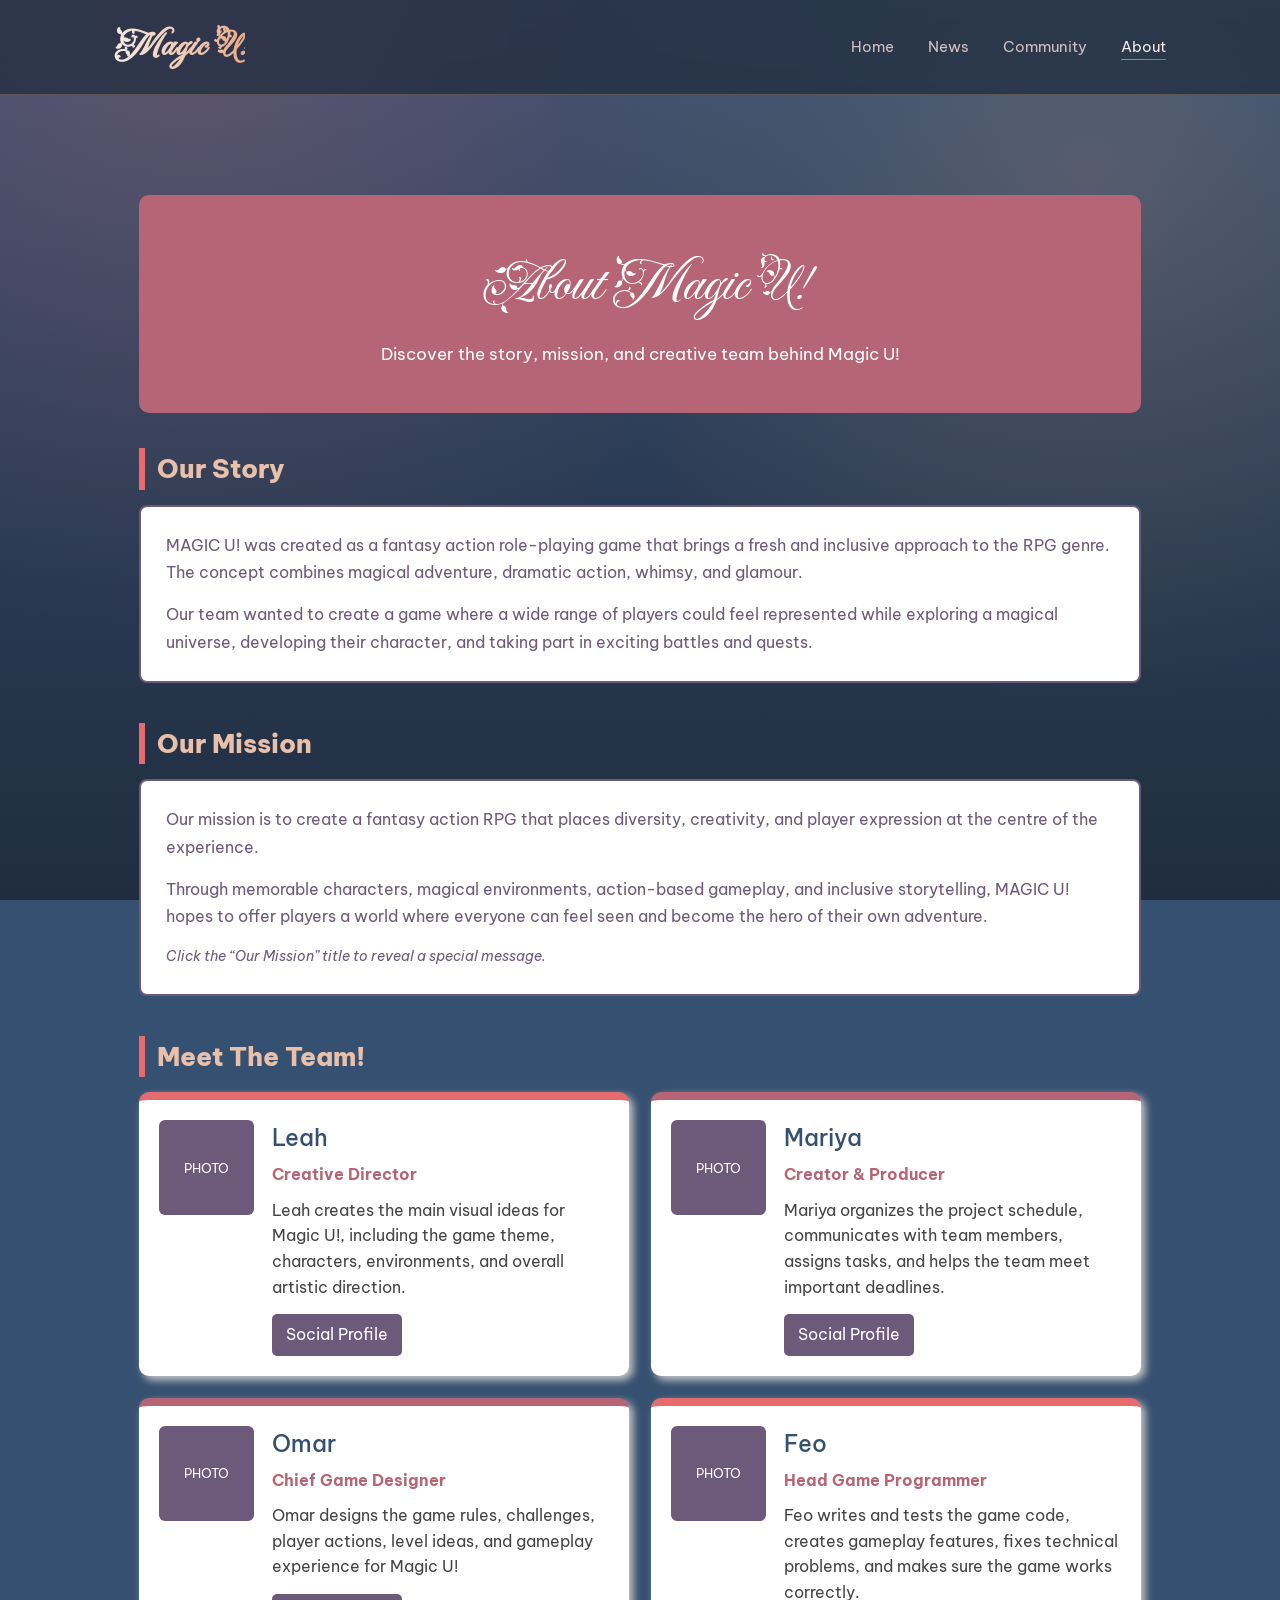
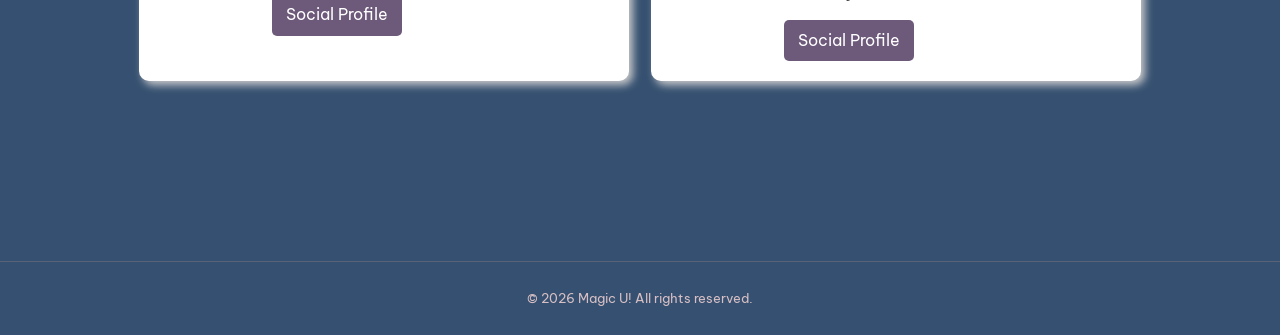
<file: aboutus.html>
<!DOCTYPE html>
<html lang="en">

<head>
    <meta charset="UTF-8">

    <meta name="viewport" content="width=device-width, initial-scale=1.0">
    <link rel="preconnect" href="https://fonts.googleapis.com">
    <link rel="preconnect" href="https://fonts.gstatic.com" crossorigin>
    <link href="https://fonts.googleapis.com/css2?family=Be+Vietnam+Pro:ital,wght@0,100;0,200;0,300;0,400;0,500;0,600;0,700;0,800;0,900;1,100;1,200;1,300;1,400;1,500;1,600;1,700;1,800;1,900&family=Fleur+De+Leah&display=swap" rel="stylesheet">
    <title>About Us: Magic U!</title>

    <link rel="stylesheet" href="MagicU.css">
</head>


  <header class="site-header">
    <div class="nav-wrap">
      <a href="index.html" class="logo">Magic U!</a>
      <nav class="main-nav">
        <a href="index.html">Home</a>
        <a href="news.html">News</a>
        <a href="community.html">Community</a>
        <a href="aboutus.html" class="active">About</a>
      </nav>
    </div>
  </header>
<body>

    <main class="page-container">

        <!-- Page Heading -->
        <section class="page-heading">

            <h1>About Magic U!</h1>

            <p>
                Discover the story, mission, and creative team behind Magic U!
            </p>

        </section>


        <!-- Our Story -->
        <section class="about-section">

    <h2>Our Story</h2>

    <div class="information-box">

        <p>
            MAGIC U! was created as a fantasy action role-playing game that
            brings a fresh and inclusive approach to the RPG genre. The concept combines magical adventure, dramatic action, whimsy,
            and glamour. 
        </p>

        <p>
            Our team wanted to create a game where a wide range of players
            could feel represented while exploring a magical universe,
            developing their character, and taking part in exciting battles
            and quests.
        </p>

    </div>

</section>


<!-- Our Mission -->
<section class="about-section" id="mission">

    <h2 id="missionTitle">Our Mission</h2>

    <div class="information-box">

        <p>
            Our mission is to create a fantasy action RPG that places diversity,
            creativity, and player expression at the centre of the experience.
        </p>

        <p>
            Through memorable characters, magical environments, action-based
            gameplay, and inclusive storytelling, MAGIC U! hopes to offer
            players a world where everyone can feel seen and become the hero
            of their own adventure.
        </p>

        <p class="click-message">
            Click the “Our Mission” title to reveal a special message.
        </p>

    </div>

</section>


        <!-- Meet the Team -->
        <section class="about-section">

            <h2>Meet The Team!</h2>

            <div class="team-container">

                <!-- Leah -->
                <article class="team-card leah-card">

                    <div class="team-photo">
                        PHOTO
                    </div>

                    <div class="team-information">

                        <h3>Leah</h3>

                        <h4>Creative Director</h4>

                        <p>
                            Leah creates the main visual ideas for Magic U!,
                            including the game theme, characters, environments,
                            and overall artistic direction.
                        </p>

                        <div class="social-links">
                            <a
                                href="https://imgur.com/a/dIdM6A6"
                                target="_blank"
                            >
                                Social Profile
                            </a>
                        </div>

                    </div>

                </article>


                <!-- Mariya -->
                <article class="team-card mariya-card">

                    <div class="team-photo">
                        PHOTO
                    </div>

                    <div class="team-information">

                        <h3>Mariya</h3>

                        <h4>Creator & Producer</h4>

                        <p>
                            Mariya organizes the project schedule, communicates
                            with team members, assigns tasks, and helps the team
                            meet important deadlines.
                        </p>

                        <div class="social-links">
                            <a
                                href="https://imgur.com/a/dIdM6A6"
                                target="_blank"
                            >
                                Social Profile
                            </a>
                        </div>

                    </div>

                </article>


                <!-- Omar -->
                <article class="team-card omar-card">

                    <div class="team-photo">
                        PHOTO
                    </div>

                    <div class="team-information">

                        <h3>Omar</h3>

                        <h4>Chief Game Designer</h4>

                        <p>
                            Omar designs the game rules, challenges, player
                            actions, level ideas, and gameplay experience for
                            Magic U!
                        </p>

                        <div class="social-links">
                            <a
                                href="https://imgur.com/a/dIdM6A6"
                                target="_blank"
                            >
                                Social Profile
                            </a>
                        </div>

                    </div>

                </article>


                <!-- Feo -->
                <article class="team-card feo-card">

                    <div class="team-photo">
                        PHOTO
                    </div>

                    <div class="team-information">

                        <h3>Feo</h3>

                        <h4>Head Game Programmer</h4>

                        <p>
                            Feo writes and tests the game code, creates gameplay
                            features, fixes technical problems, and makes sure
                            the game works correctly.
                        </p>

                        <div class="social-links">
                            <a
                                href="https://imgur.com/a/dIdM6A6"
                                target="_blank"
                            >
                                Social Profile
                            </a>
                        </div>

                    </div>

                </article>

            </div>

        </section>

    </main>


    <footer class="site-footer">

        <p>
            &copy; 2026 Magic U! All rights reserved.
        </p>

    </footer>

    <script>

    var missionTitle = document.querySelector("#missionTitle");

    missionTitle.addEventListener("click", showMissionMessage);

    function showMissionMessage()
    {
        alert("BOO!");
    }

    </script>

</body>

</html>
</file>
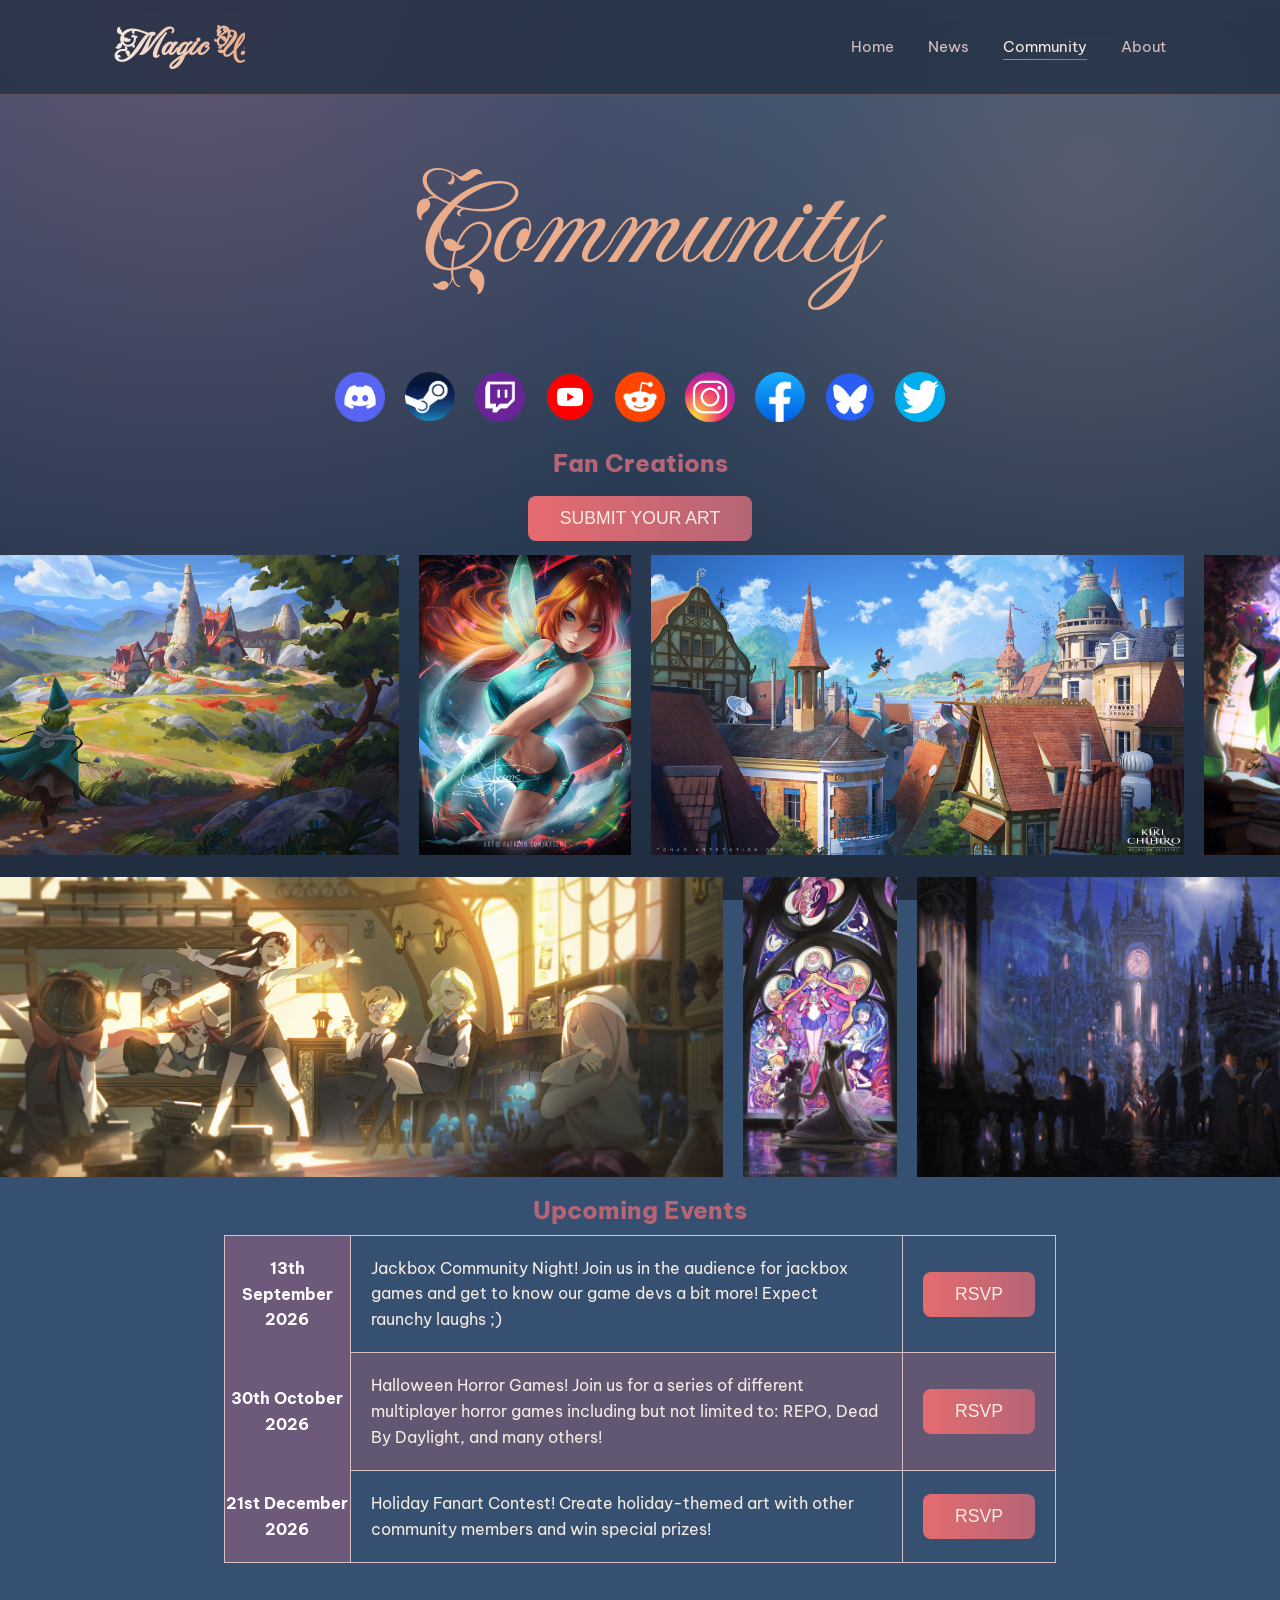
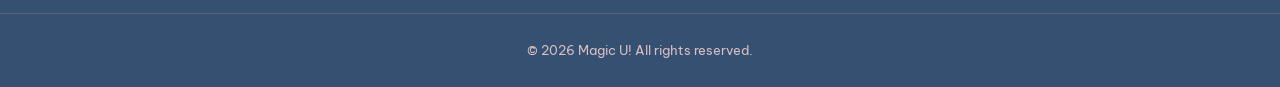
<file: community.html>
<!DOCTYPE html>
<html lang="en">
<head>
    <meta charset="UTF-8">
    <meta name="viewport" content="width=device-width, initial-scale=1.0">
    <link rel="preconnect" href="https://fonts.googleapis.com">
    <link rel="preconnect" href="https://fonts.gstatic.com" crossorigin>
    <link href="https://fonts.googleapis.com/css2?family=Be+Vietnam+Pro:ital,wght@0,100;0,200;0,300;0,400;0,500;0,600;0,700;0,800;0,900;1,100;1,200;1,300;1,400;1,500;1,600;1,700;1,800;1,900&family=Fleur+De+Leah&display=swap" rel="stylesheet">
    <title>Community: Magic U!</title>
    <link rel="stylesheet" href="MagicU.css">
</head>

<!-- Nav Bar -->
  <header class="site-header">
    <div class="nav-wrap">
      <a href="index.html" class="logo">Magic U!</a>
      <nav class="main-nav">
        <a href="index.html">Home</a>
        <a href="news.html">News</a>
        <a href="community.html" class="active">Community</a>
        <a href="aboutus.html">About</a>
      </nav>
    </div>
  </header>
<body>
    <div class="container-community">
        <h1 class="Title">Community</h1>
    </div>
    <div class="container-community">
            <a href="https://imgur.com/a/dIdM6A6"><img src="images/discord.png" alt="Discord" style="width:50px"></a> <a href="https://imgur.com/a/dIdM6A6"><img src="images/steam.png" alt="Steam" style="width:50px"></a> <a href="https://imgur.com/a/dIdM6A6"><img src="images/twitch.png" alt="Twitch" style="width:50px"></a> <a href="https://imgur.com/a/dIdM6A6"><img src="images/youtube.png" alt="Youtube" style="width:50px"></a> <a href="https://imgur.com/a/dIdM6A6"><img src="images/reddit.png" alt="Reddit" style="width:50px"></a> <a href="https://imgur.com/a/dIdM6A6"><img src="images/instagram.png" alt="Instagram" style="width:50px"></a> <a href="https://imgur.com/a/dIdM6A6"><img src="images/facebook.png" alt="Facebook" style="width:50px"></a> <a href="https://imgur.com/a/dIdM6A6"><img src="images/bluesky.png" alt="Bluesky" style="width:50px"></a> <a href="https://imgur.com/a/dIdM6A6"><img src="images/twitter.png" alt="Twitter" style="width:50px"></a> 
        </div>  
    <div class="container-community">
        <h2 id="Center">Fan Creations</h2> 
    </div>
    <div class="container-community">
        <input class="btn" type="button" value="SUBMIT YOUR ART" id="submission">
    </div>
    <div class="container-community">
            <a href="https://www.artstation.com/artwork/Ov0aay"><img src="images/witchhatatelier.webp" alt="Fanart1" style="height:300px"></a>   <a href="https://www.artstation.com/artwork/eaPge3"><img src="images/winx.jpg" alt="Fanart3" style="height:300px"></a> <a href="https://www.artstation.com/artwork/WKvOaN"><img src="images/ghibli.jpg" alt="Fanart7" style="height:300px"></a> <a href="https://www.artstation.com/artwork/3EOlXo"><img src="images/dina.jpg" alt="Fanart4" style="height:300px"></a>
        </div>
        <div class="container-community">
             <a href="https://www.artstation.com/artwork/rrR4L"><img src="images/littlewitch.jpg" alt="Fanart6" style="height:300px"></a> <a href="https://www.artstation.com/artwork/QzLw93"><img src="images/sailormoon.jpg" alt="Fanart5" style="height:300px"></a> <a href="https://www.artstation.com/artwork/3q3P4E"><img src="images/rayalucaria.jpg" alt="Fanart2" style="height:300px"></a>
        </div>
    <h2 id="Center">Upcoming Events</h2>
        <table style="margin: 5px auto; width: 65%">
            <tr>
                <th>13th September 2026</td>
                <td>Jackbox Community Night! Join us in the audience for jackbox games and get to know our game devs a bit more! Expect raunchy laughs ;)</td>
                <td><input type="button" value="RSVP" id="rsvp1" class="btn">
            </tr>
            <tr>
                <th>30th October 2026</td>
                <td>Halloween Horror Games! Join us for a series of different multiplayer horror games including but not limited to: REPO, Dead By Daylight, and many others!</td>
                <td><input type="button" value="RSVP" id="rsvp2" class="btn">
            </tr>
            <tr>
                <th>21st December 2026</td>
                <td>Holiday Fanart Contest! Create holiday-themed art with other community members and win special prizes!</td>
                <td><input type="button" value="RSVP" id="rsvp3" class="btn">
            </tr>
        </table>

    <footer class="site-footer">
        <p>&copy; 2026 Magic U! All rights reserved.</p>
    </footer>
</body>
<script>
    var submission=document.querySelector("#submission");
    function submitbutton(){
        alert("Fanart submissions will be available soon! apologies >~<")
    }
    submission.addEventListener("click", submitbutton);

    var rsvp=document.querySelector("#rsvp1");
    function rsvpbutton1(){
        alert("Thank you for RSVPing! Please check your email :)")
    }
    rsvp.addEventListener("click", rsvpbutton1);

    var rsvp=document.querySelector("#rsvp2");
    function rsvpbutton2(){
        alert("Thank you for RSVPing! Please check your email :)")
    }
    rsvp.addEventListener("click", rsvpbutton2);

    var rsvp=document.querySelector("#rsvp3");
    function rsvpbutton3(){
        alert("Thank you for RSVPing! Please check your email :)")
    }
    rsvp.addEventListener("click", rsvpbutton3);
</script>
</file>
<file: MagicU.css>
h1, h2, h3, h4 {
  font-family: "Be Vietnam Pro" , sans-serif;
}

a {
  color: inherit;
  text-decoration: none;
}

h1{
    font-family: "Be Vietnam Pro", sans-serif;
    font-weight: 800;
    font-style: bold;
    color: #b56576;    
}
h2 {
    font-family: "Be Vietnam Pro", sans-serif;
    font-weight: 800;
    font-style: bold;
    color: #b56576;
}
h3 {
    font-family: "Be Vietnam Pro", sans-serif;
    font-weight: 500;
    font-style: normal;
    color: #b56576;
}

body {
    font-family: "Be Vietnam Pro", sans-serif;
    font-weight: 400;
    font-style: normal;
}
form {
    display: flex;
    flex-direction: column;
    align-items: center;
    gap: 10px;
    margin-bottom: 20px;
}
iframe {
    width: 100%;
    max-width: 1000px;
    aspect-ratio: 16 / 9;
    height: auto;
    margin: 20px 0;
}

/*FEO */

.container-community{
    display: flex;
    flex-direction: row;
    gap: 20px;
    align-items:top;
    justify-content:center;
    padding: 7px
}

.center {
  margin-left: auto;
  margin-right: auto;
}

#Center {
  text-align:center;
}

table, td {
        border: 1px solid #d7bfc4;
        border-collapse: collapse;

    }
    td {
        padding: 20px;
        font-family: "Be Vietnam Pro" , sans-serif
    }
    th {
        background-color: #6d597a ;
        color:white ;
    }
    tr:nth-child(even) {background-color: rgba(181, 101, 118, 0.35);}







/* LEAH */

*
{
    margin: 0;
    padding: 0;
    box-sizing: border-box;
}


.page-container {
    width: 90%;
    max-width: 1050px;
    margin: 40px auto;
}

.page-heading {
    background-color: #b56576;
    color: white;
    text-align: center;
    padding: 45px 25px;
    border-radius: 10px;
    margin-bottom: 35px;
}

.page-heading h1 {
    font-family: "Fleur De Leah", cursive;
    font-weight: 400;
    font-size: 56px;
    margin-bottom: 12px;
    color: white;
}

.page-heading p {
    font-size: 17px;
    line-height: 1.6;
}


.about-section {
    margin-bottom: 40px;
}

.about-section h2 {
    font-size: 26px;
    color: #e9c0aa;
    margin-bottom: 15px;
    padding-left: 12px;
    border-left: 6px solid #e56b6f;
}
.about-section p{
  color: #6d597a;
}

#mission {
    padding: 0;
}


#missionTitle {
    cursor: pointer;
}

#missionTitle:hover {
    color: #b56576;
}


.information-box {
    background-color: white;
    border: 2px solid #6d597a;
    border-radius: 8px;
    padding: 25px;
}

.information-box p {
    line-height: 1.7;
    margin-bottom: 15px;
}

.information-box p:last-child {
    margin-bottom: 0;
}

.click-message {
    font-size: 14px;
    font-style: italic;
    color: #6d597a;
}


.team-container {
    display: grid;
    grid-template-columns: 1fr 1fr;
    gap: 22px;
}


.team-card {
    background-color: white;
    border-radius: 10px;
    padding: 20px;
    display: flex;
    gap: 18px;
    align-items: flex-start;
    box-shadow: 4px 4px 8px #cccccc;
}


.leah-card {
    border-top: 8px solid #e56b6f;
}


.mariya-card {
    border-top: 8px solid #b56576;
}


.omar-card {
    border-top: 8px solid #b56576;
}


.feo-card {
    border-top: 8px solid #e56b6f;
}


.team-photo {
    min-width: 95px;
    height: 95px;
    background-color: #6d597a;
    color: white;
    border-radius: 6px;

    display: flex;
    justify-content: center;
    align-items: center;

    font-size: 13px;
}


.team-information h3 {
    font-size: 23px;
    color: #355070;
    margin-bottom: 5px;
}

.team-information h4 {
    font-size: 16px;
    color: #b56576;
    margin-bottom: 10px;
}

.team-information p {
    line-height: 1.6;
    color: #444444;
    margin-bottom: 14px;
}


.social-links a {
    display: inline-block;
    text-decoration: none;
    color: white;
    background-color: #6d597a;
    padding: 8px 14px;
    border-radius: 5px;
}

.social-links a:hover {
    background-color: #355070;
}


footer {
    background-color: #355070;
    color: white;
    text-align: center;
    padding: 22px;
    margin-top: 50px;
}


@media screen and (max-width: 750px) {

    .page-heading h1 {
        font-size: 30px;
    }

    .team-container {
        grid-template-columns: 1fr;
    }

    .team-card {
        flex-direction: column;
    }

    .team-photo {
        width: 95px;
    }

}




/* OMAR */
/*Color palette */
:root {
  --navy: #355070;
  --plum: #6d597a;
  --rose: #b56576;
  --coral: #e56b6f;
  --peach: #eaac8b;

  --text-main: #f6ece4;
  --text-muted: #d7bfc4;
}

/*Basic setup */
* {
  margin: 0;
  padding: 0;
  box-sizing: border-box;
}

html {
  scroll-behavior: smooth;
}

body {
  font-family: 'Be Vietnam Pro', sans-serif;
  color: var(--text-main);
  line-height: 1.6;

  /*soft glow*/
  background-color: var(--navy);
  background-image:
    radial-gradient(circle at 15% 0%, rgba(181, 101, 118, 0.35), transparent 45%),
    radial-gradient(circle at 85% 20%, rgba(234, 172, 139, 0.2), transparent 40%),
    linear-gradient(180deg, var(--navy) 0%, #2c3f59 45%, #202d3f 100%);
  background-attachment: fixed;
}

h1, h2, h3, h4 {
  font-family: "Be Vietnam Pro", sans-serif;
}

a {
  color: inherit;
  text-decoration: none;
}

/* Header/Nav */
.site-header {
  position: sticky;
  top: 0;
  z-index: 10;
  background-color: rgba(32, 45, 63, 0.75);
  backdrop-filter: blur(10px);
  border-bottom: 1px solid rgba(234, 172, 139, 0.25);
}

.nav-wrap {
  max-width: 1100px;
  margin: 0 auto;
  padding: 18px 24px;
  display: flex;
  justify-content: space-between;
  align-items: center;
}

.logo {
  font-family: "Fleur De Leah", cursive;
  font-size: 36px;
  font-weight: 700;
  letter-spacing: 1px;
  background: linear-gradient(90deg, var(--text-main), var(--peach));
  -webkit-background-clip: text;
  background-clip: text;
  color: transparent;
}

.main-nav a {
  position: relative;
  margin-left: 30px;
  font-size: 15px;
  color: var(--text-muted);
  padding-bottom: 4px;
  transition: color 0.25s ease;
}

.main-nav a::after {
  content: "";
  position: absolute;
  left: 0;
  bottom: 0;
  width: 0%;
  height: 1.5px;
  background: linear-gradient(90deg, var(--coral), var(--rose));
  transition: width 0.25s ease;
}

.main-nav a:hover,
.main-nav a.active {
  color: var(--text-main);
}

.main-nav a:hover::after,
.main-nav a.active::after {
  width: 100%;
}

/*Page layout*/
main {
  max-width: 1100px;
  margin: 0 auto;
  padding: 60px 24px 90px;
}

.section {
  margin-top: 68px;
}

.section h2 {
  font-size: 22px;
  margin-bottom: 20px;
  color: var(--peach);
  letter-spacing: 0.5px;
}

/* Fade and rise animation, triggered by script.js when a section scrolls into view */
.reveal {
  opacity: 0;
  transform: translateY(24px);
  transition: opacity 0.7s ease, transform 0.7s ease;
}

.reveal.in-view {
  opacity: 1;
  transform: translateY(0);
}

/*Page title*/
.page-title {
  padding-bottom: 36px;
  border-bottom: 1px solid rgba(234, 172, 139, 0.2);
}

.eyebrow {
  display: inline-block;
  font-size: 13px;
  letter-spacing: 2px;
  text-transform: uppercase;
  color: var(--peach);
  margin-bottom: 14px;
}

.page-title h1 {
  font-size: 42px;
  background: linear-gradient(100deg, var(--text-main) 25%, var(--peach) 60%, var(--coral) 100%);
  -webkit-background-clip: text;
  background-clip: text;
  color: transparent;
  margin-bottom: 12px;
}

.subtitle {
  color: var(--text-muted);
  font-size: 16px;
  max-width: 480px;
  margin-bottom: 28px;
}

.tabs {
  display: flex;
  gap: 12px;
  flex-wrap: wrap;
}

.tab-btn {
  background-color: rgba(255, 255, 255, 0.05);
  border: 1px solid var(--plum);
  color: var(--text-muted);
  padding: 9px 18px;
  border-radius: 999px;
  font-family: 'Inter', sans-serif;
  font-size: 14px;
  cursor: pointer;
  transition: all 0.25s ease;
}

.tab-btn:hover {
  border-color: var(--peach);
  color: var(--text-main);
  transform: translateY(-2px);
}

.tab-btn.active {
  background: linear-gradient(90deg, var(--coral), var(--rose));
  color: var(--text-main);
  border-color: transparent;
  font-weight: 600;
}

/*Content Release Timeline*/
.timeline {
  display: flex;
  gap: 20px;
}

.timeline-card {
  flex: 1;
  position: relative;
  background: linear-gradient(160deg, rgba(255,255,255,0.06), rgba(255,255,255,0.01));
  border: 1px solid var(--plum);
  border-radius: 10px;
  padding: 26px 20px;
  text-align: center;
  transition: transform 0.25s ease, border-color 0.25s ease, box-shadow 0.25s ease;
}

.timeline-card:hover {
  transform: translateY(-6px);
  border-color: var(--peach);
  box-shadow: 0 12px 30px rgba(0, 0, 0, 0.35);
}

.timeline-dot {
  display: block;
  width: 10px;
  height: 10px;
  margin: 0 auto 14px;
  border-radius: 50%;
  background: radial-gradient(circle, var(--peach), var(--coral));
  box-shadow: 0 0 12px rgba(229, 107, 111, 0.7);
}

.timeline-card h3 {
  font-size: 16px;
  margin-bottom: 8px;
}

.timeline-card p {
  color: var(--text-muted);
  font-size: 14px;
}

/*Patch Notes*/
.patch-notes {
  position: relative;
  background: linear-gradient(160deg, rgba(255,255,255,0.06), rgba(255,255,255,0.01));
  border: 1px solid var(--plum);
  border-left: 3px solid var(--coral);
  border-radius: 10px;
  padding: 22px 24px;
  transition: box-shadow 0.25s ease;
}

.patch-notes:hover {
  box-shadow: 0 12px 30px rgba(0, 0, 0, 0.3);
}

.patch-notes h3 {
  font-size: 16px;
  margin-bottom: 8px;
  color: var(--text-main);
}

.patch-notes p {
  color: var(--text-muted);
  font-size: 14px;
}

/*Featured Article*/
.featured-article {
  display: flex;
  gap: 26px;
  background: linear-gradient(160deg, rgba(255,255,255,0.06), rgba(255,255,255,0.01));
  border: 1px solid var(--plum);
  border-radius: 12px;
  padding: 22px;
  transition: box-shadow 0.3s ease, transform 0.3s ease;
}

.featured-article:hover {
  transform: translateY(-4px);
  box-shadow: 0 16px 40px rgba(0, 0, 0, 0.35);
}

.featured-image {
  flex: 1;
  min-height: 240px;
  background: linear-gradient(135deg, var(--rose), var(--plum));
  border-radius: 8px;
  display: flex;
  align-items: center;
  justify-content: center;
  color: rgba(246, 236, 228, 0.75);
  font-size: 14px;
}

.featured-text {
  flex: 1;
  display: flex;
  flex-direction: column;
  justify-content: center;
}

.featured-text h3 {
  font-size: 22px;
  margin: 10px 0;
  color: var(--text-main);
}

.featured-text p {
  color: var(--text-muted);
  font-size: 14px;
  margin-bottom: 18px;
}

.tag {
  font-size: 12px;
  color: var(--peach);
  text-transform: uppercase;
  letter-spacing: 0.5px;
}

.read-more {
  align-self: flex-start;
  background: linear-gradient(90deg, var(--coral), var(--rose));
  color: var(--text-main);
  padding: 10px 22px;
  border-radius: 999px;
  font-size: 14px;
  font-weight: 600;
  transition: transform 0.25s ease, box-shadow 0.25s ease;
}

.read-more:hover {
  transform: translateY(-2px);
  box-shadow: 0 8px 20px rgba(229, 107, 111, 0.4);
}

/*Article Grid*/
.article-grid {
  display: grid;
  grid-template-columns: repeat(3, 1fr);
  gap: 22px;
}

.article-card {
  background: linear-gradient(160deg, rgba(255,255,255,0.06), rgba(255,255,255,0.01));
  border: 1px solid var(--plum);
  border-radius: 10px;
  padding: 16px;
  transition: transform 0.25s ease, border-color 0.25s ease, box-shadow 0.25s ease;
}

.article-card:hover {
  transform: translateY(-6px);
  border-color: var(--peach);
  box-shadow: 0 14px 32px rgba(0, 0, 0, 0.35);
}

.thumbnail {
  height: 130px;
  background: linear-gradient(135deg, var(--rose), var(--plum));
  border-radius: 6px;
  display: flex;
  align-items: center;
  justify-content: center;
  color: rgba(246, 236, 228, 0.75);
  font-size: 13px;
  margin-bottom: 14px;
}

.article-card h4 {
  font-size: 15px;
  margin-top: 8px;
  color: var(--text-main);
}

.article-card.hidden {
  display: none;
}

/*Footer*/
.site-footer {
  text-align: center;
  padding: 26px;
  border-top: 1px solid rgba(234, 172, 139, 0.2);
  color: var(--text-muted);
  font-size: 13px;
}

/*Responsive*/
@media (max-width: 700px) {
  .timeline,
  .featured-article {
    flex-direction: column;
  }

  .article-grid {
    grid-template-columns: 1fr;
  }

  .main-nav a {
    margin-left: 16px;
  }

  .page-title h1 {
    font-size: 32px;
  }
}



/* MARIYA'S WORK: DO NOT TOUCH BEYOND HIS POINT */
.container{
    width:100%;
    background-image: linear-gradient(rgba(181,101,118,0.7),rgba(234,172,139,0.7));
}
.form{
    display: flex;
    flex-direction: column;
    align-items: center;
    gap: 4px;               
    width: 100%;
    max-width: 420px;
    margin: 20px 0;
}

.email-home{
    width: 100%;
    padding: 14px 20px;        
    font-size: 1.1rem;
    border: 1px solid rgba(250, 250, 245, 0.4);
    border-radius: 8px;
    background: rgba(250, 250, 245, 0.25);
    color: #2b1a2e;
    outline: none;
    box-sizing: border-box;
}
.main-content {
    display: flex;
    flex-direction: column; 
    align-items: center;   
    text-align: center;
    max-width: 800px;
    width: 90%;
    margin: 0 auto;
    padding: 10px;
}

.tagline{
    font-family: "Be Vietnam Pro", sans-serif;
    font-weight: 500;
    font-style: normal;
    font-size: 2em;
    color: #b56576;
    font-size: clamp(1.2rem, 4vw, 2rem);
}

.btn{
    display: flex;
    align-items: center;
    justify-content: center;
    padding: 12px 32px;
    font-size: 1.1rem;
    border: 0;
    border-radius: 8px;
    background: linear-gradient(90deg, var(--coral), var(--rose));
    font-weight: 500;
    color: var(--text-main);
    cursor: pointer;
    transition: transform 0.25s ease, border-color 0.25s ease, box-shadow 0.25s ease;
}

.btn:hover {
  transform: translateY(-3px);
  border-color: var(--peach);
  box-shadow: 0 8px 20px rgba(229, 107, 111, 0.4);;
}

.Title {
    font-family: "Fleur De Leah", cursive;
    font-weight: 400;
    font-style: normal;
    font-size: clamp(3.5rem, 10vw, 10rem);
    display: flex;
    align-items: center;
    justify-content: space-between;
    padding: 2;
    margin: 1;
    line-height: 2;
    color: #eaac8b;

}

.grid ul {
    list-style: none;
    padding: 0;
    display: grid;
    grid-template-columns: repeat(auto-fit, minmax(200px, 1fr));
    gap: 15px;
    width: 100%;
}

.item{
    text-decoration: none;
    text-align: left;
    display: flex;
    flex-direction: column;
    align-items: flex-start;
    justify-content: flex-start;
    min-height: 100px;
    background-color: rgba(250, 250, 245, 0.15);
    border: 1px solid rgba(250, 250, 245, 0.25);
    border-radius: 10px;
    padding: 15px 20px;
    backdrop-filter: blur(5px);
}
.item img {
    width: 100%;
    max-width: 100%;
    height: auto;
    border-radius: 6px;
    margin-top: 10px;
}
</file>
